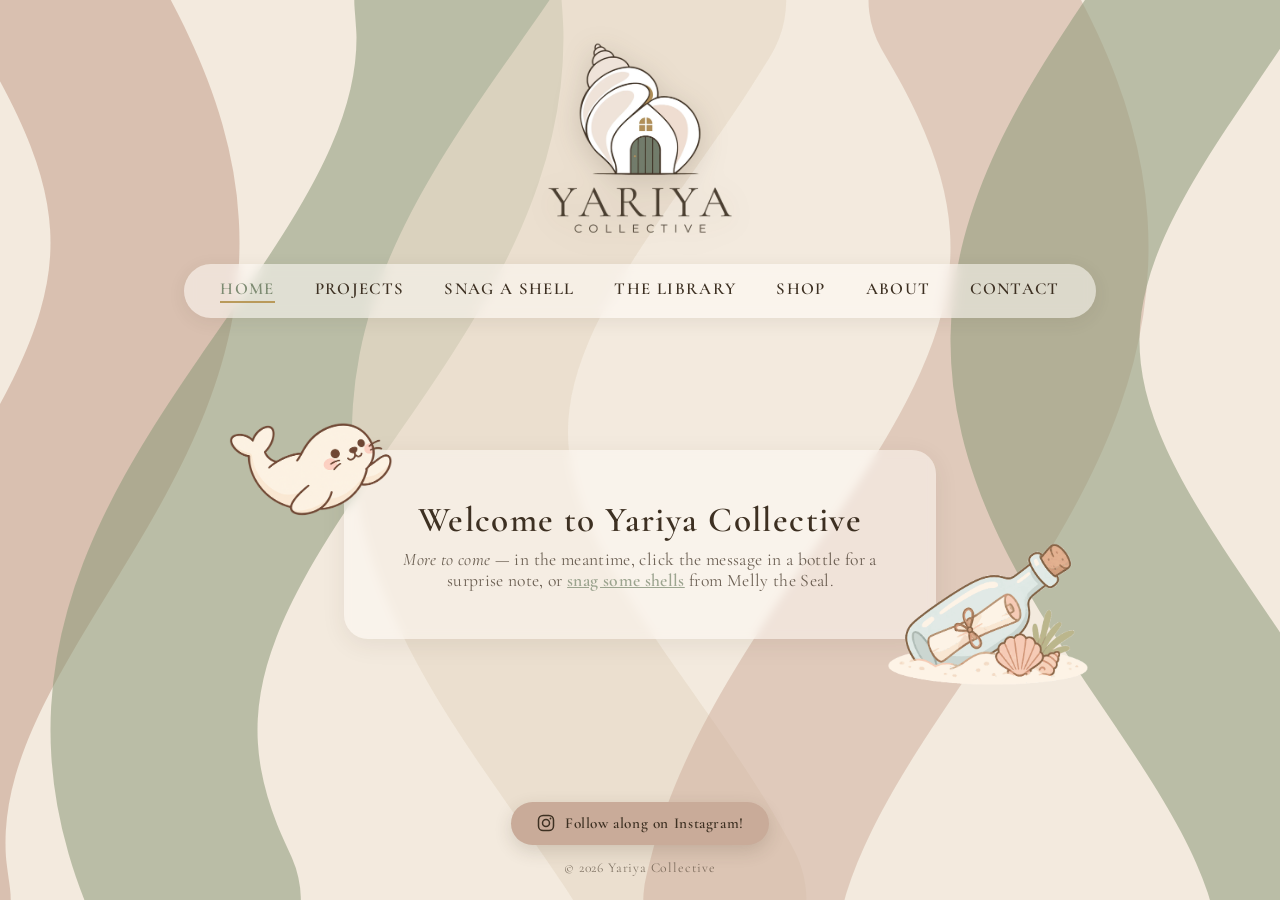
<file: index.html>
<!DOCTYPE html>
<html lang="en">
<head>
<meta charset="UTF-8">
<meta name="viewport" content="width=device-width, initial-scale=1.0">
<link rel="icon" href="favicon.ico" sizes="any">
<link rel="icon" type="image/png" href="assets/favicon.png">
<link rel="apple-touch-icon" href="assets/apple-touch-icon.png">
<meta name="apple-mobile-web-app-title" content="Yariya Collective">
<title>Yariya Collective</title>
<link rel="preconnect" href="https://fonts.googleapis.com">
<link href="https://fonts.googleapis.com/css2?family=Cormorant+Garamond:wght@400;500;600;700&display=swap" rel="stylesheet">
<link rel="stylesheet" href="styles.css?v=23">
</head>
<body>
<header class="site-header">
  <div class="logo-mark" role="img" aria-label="Yariya Collective logo"></div>
  <nav class="site-nav">
    <a href="index.html" class="active">Home</a>
    <a href="projects.html">Projects</a>
    <a href="snag-a-shell.html">Snag a Shell</a>
    <a href="library.html">The Library</a>
    <a href="https://yariyacollective.etsy.com" target="_blank" rel="noopener noreferrer">Shop</a>
    <a href="about.html">About</a>
    <a href="contact.html">Contact</a>
  </nav>
</header>

<main>
  <div class="hero-wrap">
    <div class="page-panel">
      <h1>Welcome to Yariya Collective</h1>
      <p class="welcome-note"><em>More to come</em> &mdash; in the meantime, click the message in a bottle for a surprise note, or <a href="snag-a-shell.html">snag some shells</a> from Melly the Seal.</p>
    </div>
    <img class="melly-mascot" src="assets/melly-waving.png" alt="Melly the seal waving hello">
    <button class="bottle-button" type="button" aria-label="Open the message in a bottle">
      <img src="assets/bottle.png" alt="A message in a bottle resting on the sand">
    </button>
  </div>

  <div class="bottle-backdrop" hidden></div>
  <div class="bottle-dialog" role="dialog" aria-modal="true" aria-labelledby="bottle-title" hidden>
    <div class="bottle-paper">
      <h2 class="bottle-title" id="bottle-title">A note washed ashore</h2>
      <p class="bottle-note"></p>
    </div>
    <div class="bottle-actions">
      <button class="bottle-again" type="button">Another note</button>
      <button class="bottle-close" type="button">Close</button>
    </div>
  </div>
</main>

<footer class="site-footer">
  <a class="instagram-button" href="https://www.instagram.com/yariyacollective?stkn=cGRjYWFhczl6Z2Fn&amp;utm_source=qr" target="_blank" rel="noopener noreferrer">
    <svg width="20" height="20" viewBox="0 0 24 24" fill="none" xmlns="http://www.w3.org/2000/svg">
      <rect x="3" y="3" width="18" height="18" rx="5.5" stroke="currentColor" stroke-width="1.8"/>
      <circle cx="12" cy="12" r="4.2" stroke="currentColor" stroke-width="1.8"/>
      <circle cx="17.4" cy="6.6" r="1.1" fill="currentColor"/>
    </svg>
    <span>Follow along on Instagram!</span>
  </a>
  <p>&copy; 2026 Yariya Collective</p>
</footer>
<script src="bottle.js?v=23"></script>
</body>
</html>
</file>
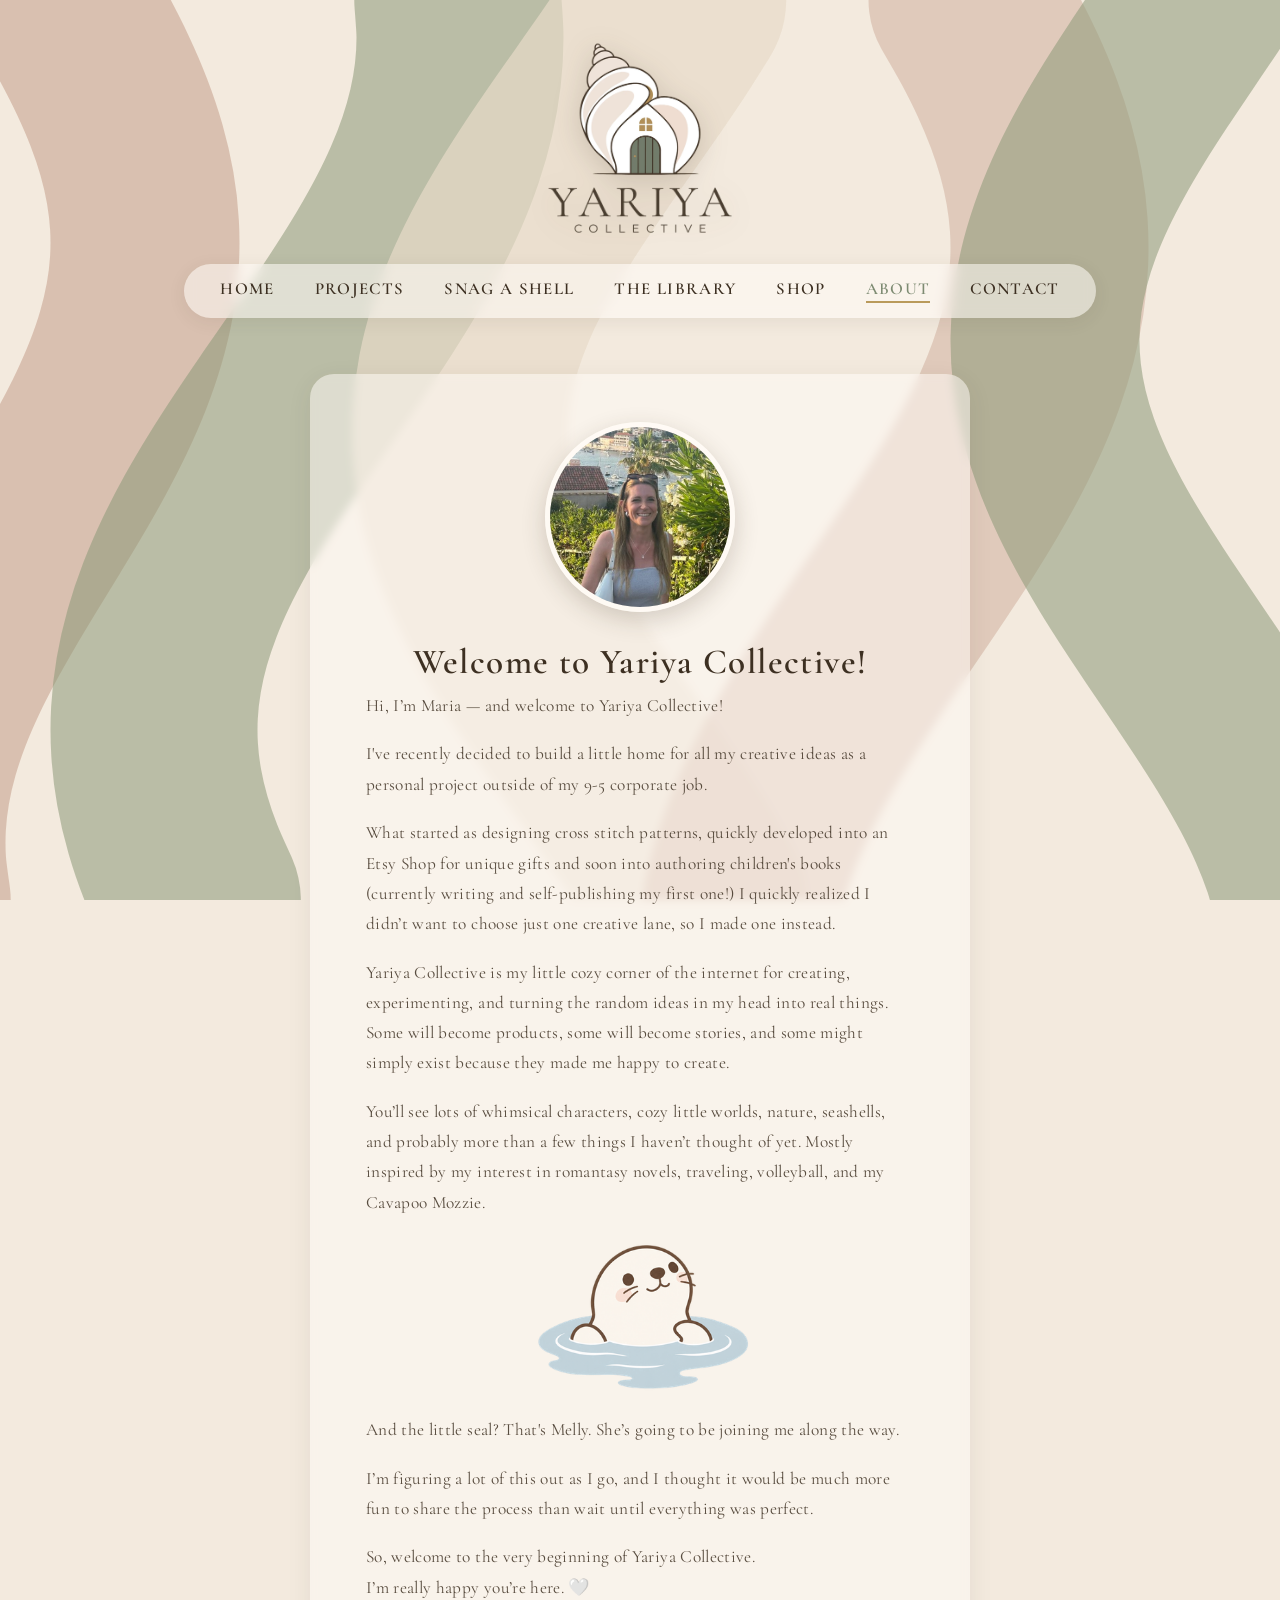
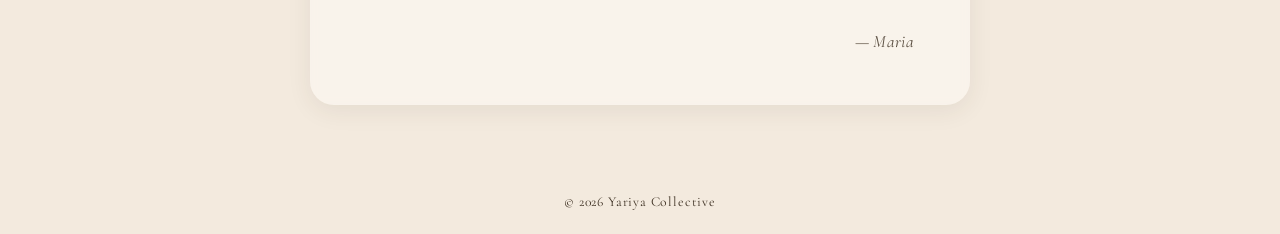
<file: about.html>
<!DOCTYPE html>
<html lang="en">
<head>
<meta charset="UTF-8">
<meta name="viewport" content="width=device-width, initial-scale=1.0">
<link rel="icon" href="favicon.ico" sizes="any">
<link rel="icon" type="image/png" href="assets/favicon.png">
<link rel="apple-touch-icon" href="assets/apple-touch-icon.png">
<meta name="apple-mobile-web-app-title" content="Yariya Collective">
<title>About &mdash; Yariya Collective</title>
<link rel="preconnect" href="https://fonts.googleapis.com">
<link href="https://fonts.googleapis.com/css2?family=Cormorant+Garamond:wght@400;500;600;700&display=swap" rel="stylesheet">
<link rel="stylesheet" href="styles.css?v=23">
</head>
<body>
<header class="site-header">
  <div class="logo-mark" role="img" aria-label="Yariya Collective logo"></div>
  <nav class="site-nav">
    <a href="index.html">Home</a>
    <a href="projects.html">Projects</a>
    <a href="snag-a-shell.html">Snag a Shell</a>
    <a href="library.html">The Library</a>
    <a href="https://yariyacollective.etsy.com" target="_blank" rel="noopener noreferrer">Shop</a>
    <a href="about.html" class="active">About</a>
    <a href="contact.html">Contact</a>
  </nav>
</header>

<main>
  <div class="page-panel about-panel">
    <img class="profile-photo" src="assets/maria.jpg" alt="Maria, founder of Yariya Collective">
    <h1>Welcome to Yariya Collective!</h1>
    <div class="bio">
      <p>Hi, I&rsquo;m Maria &mdash; and welcome to Yariya Collective!</p>
      <p>I've recently decided to build a little home for all my creative ideas as a personal project outside of my 9-5 corporate job.</p>
      <p>What started as designing cross stitch patterns, quickly developed into an Etsy Shop for unique gifts and soon into authoring children's books (currently writing and self-publishing my first one!) I quickly realized I didn&rsquo;t want to choose just one creative lane, so I made one instead.</p>
      <p>Yariya Collective is my little cozy corner of the internet for creating, experimenting, and turning the random ideas in my head into real things. Some will become products, some will become stories, and some might simply exist because they made me happy to create.</p>
      <p>You&rsquo;ll see lots of whimsical characters, cozy little worlds, nature, seashells, and probably more than a few things I haven&rsquo;t thought of yet. Mostly inspired by my interest in romantasy novels, traveling, volleyball, and my Cavapoo Mozzie.</p>
      <img class="melly-water" src="assets/melly-water.png" alt="Melly the seal bobbing in the water">
      <p>And the little seal? That's Melly. She&rsquo;s going to be joining me along the way.</p>
      <p>I&rsquo;m figuring a lot of this out as I go, and I thought it would be much more fun to share the process than wait until everything was perfect.</p>
      <p>So, welcome to the very beginning of Yariya Collective.<br>I&rsquo;m really happy you&rsquo;re here. &#129293;</p>
      <p class="signature">&mdash; Maria</p>
    </div>
  </div>
</main>

<footer class="site-footer">
  &copy; 2026 Yariya Collective
</footer>
</body>
</html>
</file>
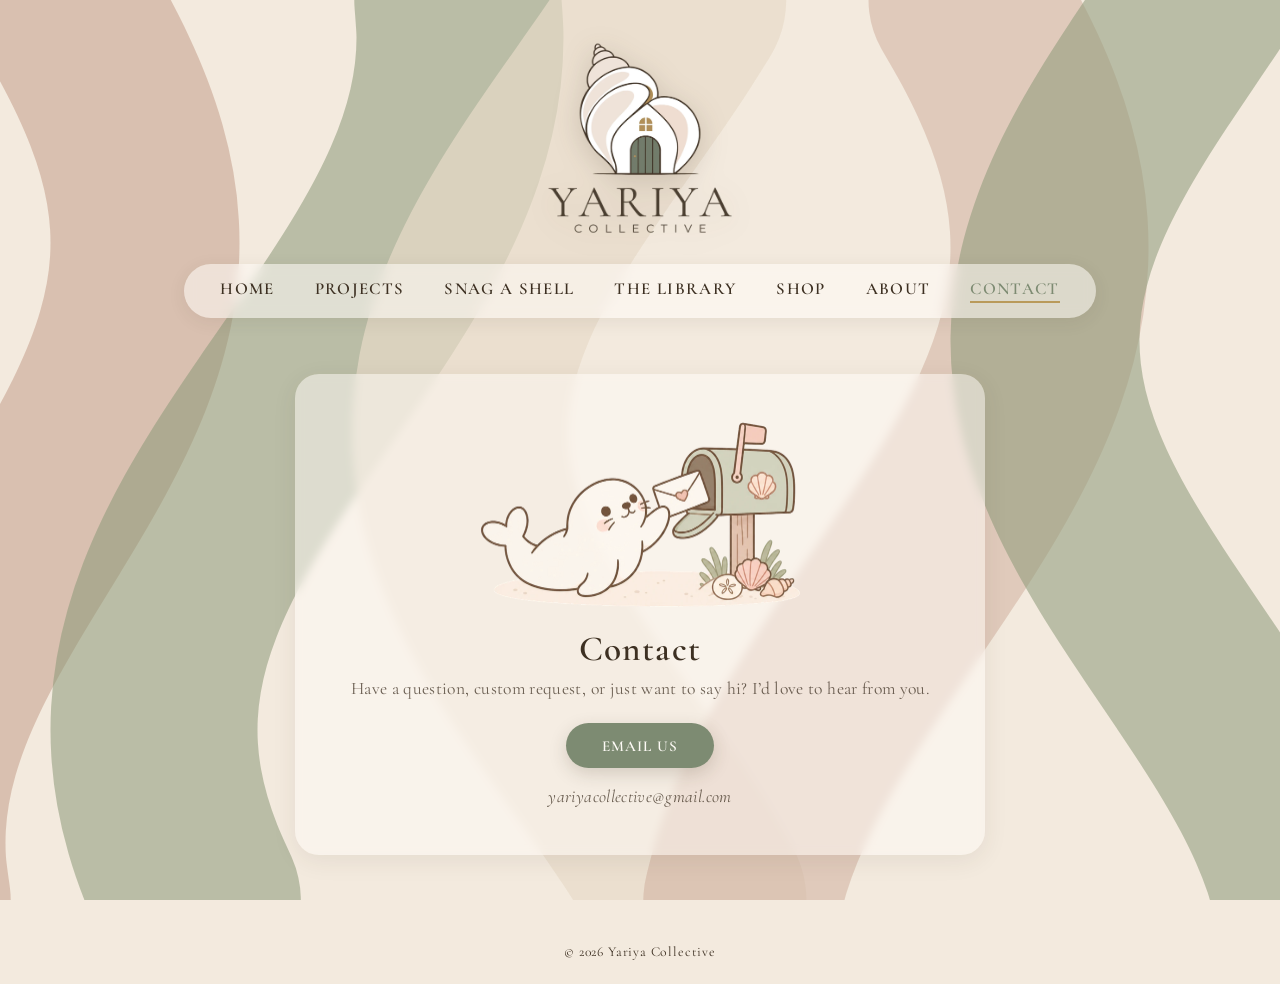
<file: contact.html>
<!DOCTYPE html>
<html lang="en">
<head>
<meta charset="UTF-8">
<meta name="viewport" content="width=device-width, initial-scale=1.0">
<link rel="icon" href="favicon.ico" sizes="any">
<link rel="icon" type="image/png" href="assets/favicon.png">
<link rel="apple-touch-icon" href="assets/apple-touch-icon.png">
<meta name="apple-mobile-web-app-title" content="Yariya Collective">
<title>Contact &mdash; Yariya Collective</title>
<link rel="preconnect" href="https://fonts.googleapis.com">
<link href="https://fonts.googleapis.com/css2?family=Cormorant+Garamond:wght@400;500;600;700&display=swap" rel="stylesheet">
<link rel="stylesheet" href="styles.css?v=23">
</head>
<body>
<header class="site-header">
  <div class="logo-mark" role="img" aria-label="Yariya Collective logo"></div>
  <nav class="site-nav">
    <a href="index.html">Home</a>
    <a href="projects.html">Projects</a>
    <a href="snag-a-shell.html">Snag a Shell</a>
    <a href="library.html">The Library</a>
    <a href="https://yariyacollective.etsy.com" target="_blank" rel="noopener noreferrer">Shop</a>
    <a href="about.html">About</a>
    <a href="contact.html" class="active">Contact</a>
  </nav>
</header>

<main>
  <div class="page-panel contact-panel">
    <img class="melly-mailbox" src="assets/melly-mailbox.png" alt="Melly the seal delivering a letter to a mailbox">
    <h1>Contact</h1>
    <p>Have a question, custom request, or just want to say hi? I&rsquo;d love to hear from you.</p>
    <a class="email-button" href="mailto:yariyacollective@gmail.com">Email Us</a>
    <p class="email-address">yariyacollective@gmail.com</p>
  </div>
</main>

<footer class="site-footer">
  &copy; 2026 Yariya Collective
</footer>
</body>
</html>
</file>
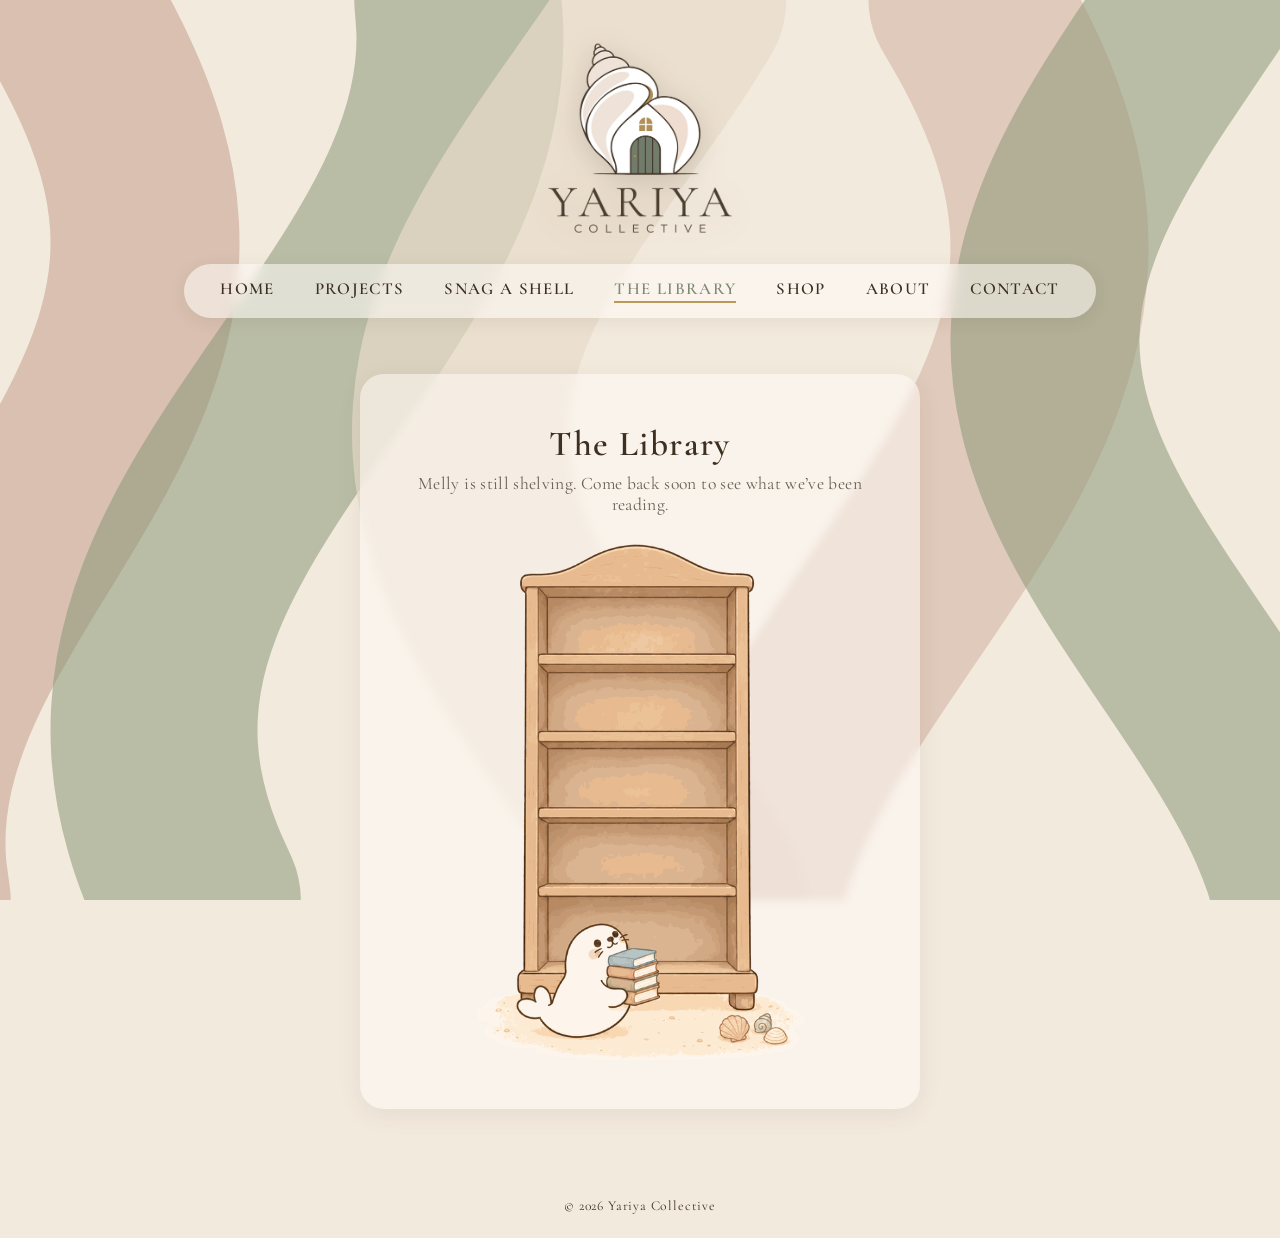
<file: library.html>
<!DOCTYPE html>
<html lang="en">
<head>
<meta charset="UTF-8">
<meta name="viewport" content="width=device-width, initial-scale=1.0">
<link rel="icon" href="favicon.ico" sizes="any">
<link rel="icon" type="image/png" href="assets/favicon.png">
<link rel="apple-touch-icon" href="assets/apple-touch-icon.png">
<meta name="apple-mobile-web-app-title" content="Yariya Collective">
<title>The Library &mdash; Yariya Collective</title>
<link rel="preconnect" href="https://fonts.googleapis.com">
<link href="https://fonts.googleapis.com/css2?family=Cormorant+Garamond:wght@400;500;600;700&display=swap" rel="stylesheet">
<link rel="stylesheet" href="styles.css?v=23">
</head>
<body>
<header class="site-header">
  <div class="logo-mark" role="img" aria-label="Yariya Collective logo"></div>
  <nav class="site-nav">
    <a href="index.html">Home</a>
    <a href="projects.html">Projects</a>
    <a href="snag-a-shell.html">Snag a Shell</a>
    <a href="library.html" class="active">The Library</a>
    <a href="https://yariyacollective.etsy.com" target="_blank" rel="noopener noreferrer">Shop</a>
    <a href="about.html">About</a>
    <a href="contact.html">Contact</a>
  </nav>
</header>

<main>
  <div class="page-panel library-panel">
    <h1>The Library</h1>
    <p>Melly is still shelving. Come back soon to see what we&rsquo;ve been reading.</p>
    <img class="library-shelf" src="assets/shelf.png" alt="Melly the seal beside a tall wooden bookshelf, holding a stack of books">
  </div>
</main>

<footer class="site-footer">
  &copy; 2026 Yariya Collective
</footer>
</body>
</html>
</file>
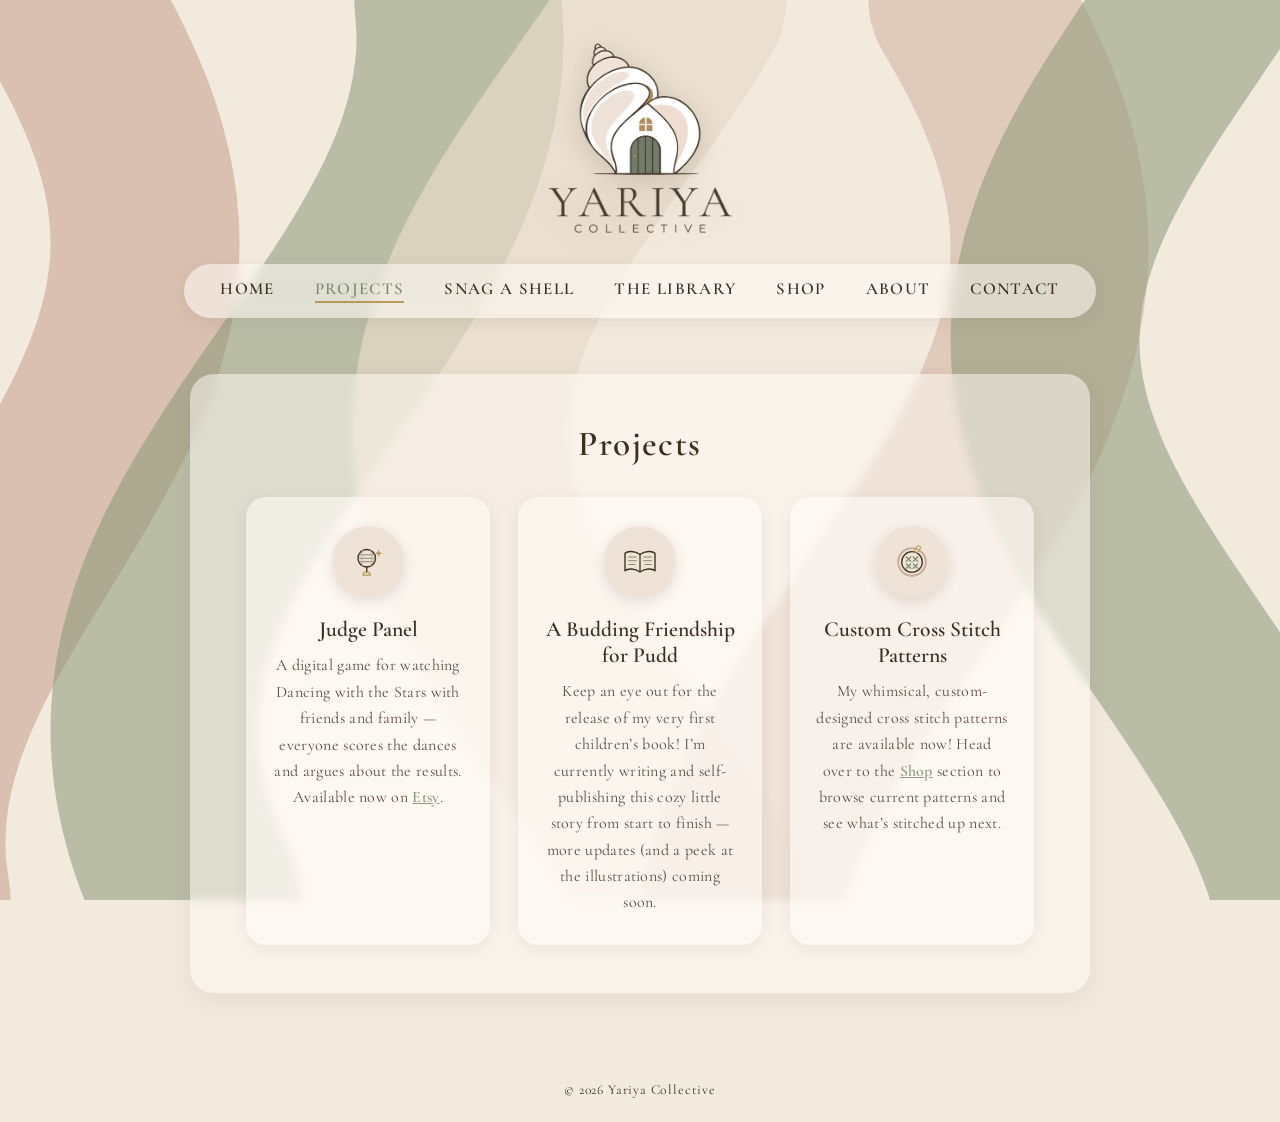
<file: projects.html>
<!DOCTYPE html>
<html lang="en">
<head>
<meta charset="UTF-8">
<meta name="viewport" content="width=device-width, initial-scale=1.0">
<link rel="icon" href="favicon.ico" sizes="any">
<link rel="icon" type="image/png" href="assets/favicon.png">
<link rel="apple-touch-icon" href="assets/apple-touch-icon.png">
<meta name="apple-mobile-web-app-title" content="Yariya Collective">
<title>Projects &mdash; Yariya Collective</title>
<link rel="preconnect" href="https://fonts.googleapis.com">
<link href="https://fonts.googleapis.com/css2?family=Cormorant+Garamond:wght@400;500;600;700&display=swap" rel="stylesheet">
<link rel="stylesheet" href="styles.css?v=23">
</head>
<body>
<header class="site-header">
  <div class="logo-mark" role="img" aria-label="Yariya Collective logo"></div>
  <nav class="site-nav">
    <a href="index.html">Home</a>
    <a href="projects.html" class="active">Projects</a>
    <a href="snag-a-shell.html">Snag a Shell</a>
    <a href="library.html">The Library</a>
    <a href="https://yariyacollective.etsy.com" target="_blank" rel="noopener noreferrer">Shop</a>
    <a href="about.html">About</a>
    <a href="contact.html">Contact</a>
  </nav>
</header>

<main>
  <div class="page-panel projects-panel">
    <h1>Projects</h1>
    <div class="project-grid">
      <div class="project-card">
        <div class="icon-badge">
          <svg width="40" height="40" viewBox="0 0 64 64" fill="none" xmlns="http://www.w3.org/2000/svg">
            <circle cx="30" cy="26" r="14" stroke="#3d3022" stroke-width="2.2"/>
            <g stroke="#7d8b72" stroke-width="1.5" stroke-linecap="round">
              <line x1="17.4" y1="20.5" x2="42.6" y2="20.5"/>
              <line x1="16.2" y1="26" x2="43.8" y2="26"/>
              <line x1="17.4" y1="31.5" x2="42.6" y2="31.5"/>
            </g>
            <g stroke="#c9ab99" stroke-width="1.5" stroke-linecap="round">
              <path d="M23.5 13.7C21.2 20 21.2 32 23.5 38.3"/>
              <path d="M36.5 13.7C38.8 20 38.8 32 36.5 38.3"/>
            </g>
            <line x1="30" y1="40" x2="30" y2="48" stroke="#3d3022" stroke-width="2.2" stroke-linecap="round"/>
            <path d="M24 53H36L34 48.5H26Z" stroke="#b99a5b" stroke-width="2" stroke-linejoin="round"/>
            <path d="M49 12L50.6 16.4L55 18L50.6 19.6L49 24L47.4 19.6L43 18L47.4 16.4Z" fill="#b99a5b"/>
          </svg>
        </div>
        <h2>Judge Panel</h2>
        <p>A digital game for watching Dancing with the Stars with friends and family &mdash; everyone scores the dances and argues about the results. Available now on <a href="https://www.etsy.com/listing/4582060919/judge-panel-digital-game" target="_blank" rel="noopener noreferrer">Etsy</a>.</p>
      </div>
      <div class="project-card">
        <div class="icon-badge">
          <svg width="40" height="40" viewBox="0 0 64 64" fill="none" xmlns="http://www.w3.org/2000/svg">
            <path d="M32 20C24 14 12 14 8 18V46C12 42 24 42 32 48C40 42 52 42 56 46V18C52 14 40 14 32 20Z" stroke="#3d3022" stroke-width="2.2" stroke-linejoin="round" stroke-linecap="round"/>
            <line x1="32" y1="20" x2="32" y2="48" stroke="#3d3022" stroke-width="2"/>
            <path d="M14 24H26M14 30H26M14 36H24" stroke="#7d8b72" stroke-width="1.6" stroke-linecap="round"/>
            <path d="M38 24H50M38 30H50M40 36H50" stroke="#7d8b72" stroke-width="1.6" stroke-linecap="round"/>
          </svg>
        </div>
        <h2>A Budding Friendship for Pudd</h2>
        <p>Keep an eye out for the release of my very first children&rsquo;s book! I&rsquo;m currently writing and self-publishing this cozy little story from start to finish &mdash; more updates (and a peek at the illustrations) coming soon.</p>
      </div>
      <div class="project-card">
        <div class="icon-badge">
          <svg width="40" height="40" viewBox="0 0 64 64" fill="none" xmlns="http://www.w3.org/2000/svg">
            <circle cx="32" cy="32" r="22" stroke="#c9ab99" stroke-width="3"/>
            <circle cx="32" cy="32" r="16.5" stroke="#3d3022" stroke-width="2"/>
            <rect x="38" y="6" width="6" height="11" rx="1.5" stroke="#b99a5b" stroke-width="1.6" transform="rotate(35 41 11.5)"/>
            <g stroke="#7d8b72" stroke-width="2.2" stroke-linecap="round">
              <line x1="23" y1="24" x2="30" y2="31"/>
              <line x1="30" y1="24" x2="23" y2="31"/>
              <line x1="34" y1="24" x2="41" y2="31"/>
              <line x1="41" y1="24" x2="34" y2="31"/>
              <line x1="23" y1="35" x2="30" y2="42"/>
              <line x1="30" y1="35" x2="23" y2="42"/>
              <line x1="34" y1="35" x2="41" y2="42"/>
              <line x1="41" y1="35" x2="34" y2="42"/>
            </g>
          </svg>
        </div>
        <h2>Custom Cross Stitch Patterns</h2>
        <p>My whimsical, custom-designed cross stitch patterns are available now! Head over to the <a href="https://yariyacollective.etsy.com" target="_blank" rel="noopener noreferrer">Shop</a> section to browse current patterns and see what&rsquo;s stitched up next.</p>
      </div>
    </div>
  </div>
</main>

<footer class="site-footer">
  &copy; 2026 Yariya Collective
</footer>
</body>
</html>
</file>
<file: styles.css>
:root {
  --cream: #f3eade;
  --shell: #efe3d7;
  --sage: #7d8b72;
  --sage-light: #9aa688;
  --rose: #c9ab99;
  --rose-light: #d9c3b6;
  --brown: #3d3022;
  --gold: #b99a5b;
}

* {
  margin: 0;
  padding: 0;
  box-sizing: border-box;
}

/* An author display rule otherwise beats the UA style for [hidden]. */
[hidden] {
  display: none !important;
}

html, body {
  height: 100%;
}

body {
  font-family: 'Cormorant Garamond', 'Georgia', serif;
  color: var(--brown);
  background-color: var(--cream);
  background-image: url('assets/waves-bg.svg');
  background-size: cover;
  background-position: center;
  background-repeat: no-repeat;
  background-attachment: fixed;
  min-height: 100vh;
  display: flex;
  flex-direction: column;
}

.site-header {
  display: flex;
  flex-direction: column;
  align-items: center;
  padding: 2.5rem 1.5rem 1.5rem;
}

.logo-mark {
  width: 190px;
  height: 196px;
  background-image: url('[data-uri]');
  background-size: contain;
  background-repeat: no-repeat;
  background-position: center;
  filter: drop-shadow(0 6px 14px rgba(61, 48, 34, 0.18));
}

.site-nav {
  margin-top: 1.75rem;
  display: flex;
  flex-wrap: wrap;
  justify-content: center;
  gap: 2.5rem;
  background: rgba(255, 252, 247, 0.55);
  backdrop-filter: blur(6px);
  padding: 0.9rem 2.25rem;
  border-radius: 999px;
  box-shadow: 0 4px 18px rgba(61, 48, 34, 0.08);
}

.site-nav a {
  text-decoration: none;
  color: var(--brown);
  font-size: 1.05rem;
  letter-spacing: 0.08em;
  text-transform: uppercase;
  font-weight: 600;
  position: relative;
  padding-bottom: 4px;
  transition: color 0.2s ease;
}

.site-nav a::after {
  content: '';
  position: absolute;
  left: 0;
  right: 100%;
  bottom: 0;
  height: 2px;
  background: var(--sage);
  transition: right 0.25s ease;
}

.site-nav a:hover {
  color: var(--sage);
}

.site-nav a:hover::after {
  right: 0;
}

.site-nav a.active {
  color: var(--sage);
}

.site-nav a.active::after {
  right: 0;
  background: var(--gold);
}

main {
  flex: 1;
  display: flex;
  align-items: center;
  justify-content: center;
  text-align: center;
  padding: 2rem 1.5rem 4rem;
}

.page-panel {
  background: rgba(255, 252, 247, 0.5);
  backdrop-filter: blur(4px);
  border-radius: 24px;
  padding: 3rem 3.5rem;
  box-shadow: 0 6px 24px rgba(61, 48, 34, 0.08);
}

.page-panel h1 {
  font-family: 'Cormorant Garamond', serif;
  font-weight: 600;
  font-size: 2.2rem;
  letter-spacing: 0.04em;
  color: var(--brown);
  margin-bottom: 0.5rem;
}

.page-panel p {
  color: var(--brown);
  opacity: 0.75;
  font-size: 1.1rem;
  letter-spacing: 0.02em;
}

.about-panel {
  max-width: 660px;
  text-align: left;
}

.profile-photo {
  display: block;
  width: 190px;
  height: 190px;
  border-radius: 50%;
  object-fit: cover;
  margin: 0 auto 1.75rem;
  border: 5px solid rgba(255, 252, 247, 0.9);
  box-shadow: 0 8px 24px rgba(61, 48, 34, 0.2);
}

.about-panel h1 {
  text-align: center;
}

.about-panel .bio p {
  opacity: 0.85;
  line-height: 1.75;
  font-size: 1.08rem;
  margin-bottom: 1.15rem;
}

.about-panel .bio p:last-of-type {
  margin-bottom: 0;
}

.about-panel .signature {
  margin-top: 1.5rem;
  font-style: italic;
  text-align: right;
}

.melly-water {
  display: block;
  width: 100%;
  max-width: 220px;
  height: auto;
  margin: 0.5rem auto 1.5rem;
  transform-origin: 50% 73%;
  animation: melly-water-bob 3.6s ease-in-out infinite;
}

@keyframes melly-water-bob {
  0%, 100% { transform: translateY(2.3%) scaleX(1); }
  25% { transform: translateY(-2.5%) scaleX(0.992); }
  50% { transform: translateY(1.4%) scaleX(1.012); }
  75% { transform: translateY(-1.8%) scaleX(0.996); }
}

@media (prefers-reduced-motion: reduce) {
  .melly-water {
    animation: none;
  }
}

.hero-wrap {
  position: relative;
  display: inline-block;
}

.melly-mascot {
  position: absolute;
  top: -50px;
  left: -130px;
  width: 190px;
  height: auto;
  transform-origin: 53% 58%;
  animation: melly-in 0.9s cubic-bezier(0.34, 1.56, 0.64, 1) both,
             melly-bob-wave 3.8s ease-in-out 0.9s infinite;
}

@keyframes melly-in {
  0% { opacity: 0; transform: translateY(40px) scale(0.85); }
  100% { opacity: 1; transform: translateY(0) scale(1); }
}

@keyframes melly-bob-wave {
  0%, 100% { transform: translateY(3%) rotate(-2deg); }
  25% { transform: translateY(-3%) rotate(1.5deg); }
  48% { transform: translateY(-1.5%) rotate(-2.5deg); }
  62% { transform: translateY(-3%) rotate(2deg); }
  78% { transform: translateY(-1.5%) rotate(-1deg); }
}

@media (prefers-reduced-motion: reduce) {
  .melly-mascot {
    animation: none;
  }
}

@media (max-width: 760px) {
  .melly-mascot {
    width: 120px;
    left: -15px;
    top: -30px;
  }
}

.projects-panel {
  max-width: 900px;
}

.projects-panel h1 {
  text-align: center;
}

.project-grid {
  display: grid;
  grid-template-columns: repeat(auto-fit, minmax(210px, 1fr));
  gap: 1.75rem;
  margin-top: 2rem;
}

.project-card {
  background: rgba(255, 252, 247, 0.55);
  border-radius: 20px;
  padding: 1.85rem 1.6rem;
  box-shadow: 0 4px 16px rgba(61, 48, 34, 0.08);
}

.icon-badge {
  width: 72px;
  height: 72px;
  border-radius: 50%;
  background: var(--shell);
  display: flex;
  align-items: center;
  justify-content: center;
  margin: 0 auto 1.1rem;
  box-shadow: 0 4px 14px rgba(61, 48, 34, 0.14);
}

.icon-badge svg {
  width: 40px;
  height: 40px;
}

.project-card h2 {
  font-family: 'Cormorant Garamond', serif;
  font-weight: 600;
  font-size: 1.35rem;
  color: var(--brown);
  margin-bottom: 0.65rem;
}

.project-card p {
  opacity: 0.85;
  line-height: 1.65;
  font-size: 1rem;
}

.project-card p a {
  color: var(--sage);
  font-weight: 600;
}

@media (max-width: 700px) {
  .project-grid {
    grid-template-columns: 1fr;
  }
}

.shell-panel {
  max-width: 600px;
}

.library-panel {
  max-width: 560px;
}

.library-shelf {
  display: block;
  width: 100%;
  max-width: 330px;
  height: auto;
  margin: 1.75rem auto 0;
}

.melly-button {
  display: block;
  margin: 1.75rem auto 0;
  padding: 0;
  border: none;
  background: none;
  cursor: pointer;
  border-radius: 20px;
  transition: transform 0.2s ease;
}

.melly-button:hover {
  transform: translateY(-4px) scale(1.02);
}

.melly-button:active {
  transform: translateY(-1px) scale(0.99);
}

.melly-button:focus-visible {
  outline: 2px solid var(--gold);
  outline-offset: 6px;
}

.melly-shells {
  display: block;
  width: 100%;
  max-width: 440px;
  height: auto;
}

.shell-stack {
  display: flex;
  flex-direction: column;
  align-items: center;
  gap: 1.75rem;
  width: 100%;
}

.bag-panel {
  width: 100%;
  max-width: 600px;
}

.bag-heading {
  font-family: 'Cormorant Garamond', serif;
  font-weight: 600;
  font-size: 1.5rem;
  color: var(--brown);
  margin-bottom: 0.25rem;
}

.bag-progress {
  color: var(--brown);
  opacity: 0.65;
  font-size: 0.95rem;
  letter-spacing: 0.04em;
  margin-bottom: 1.5rem;
}

.bag-grid {
  display: grid;
  grid-template-columns: repeat(3, 1fr);
  gap: 0.9rem;
}

.bag-slot {
  background: rgba(255, 252, 247, 0.55);
  border-radius: 16px;
  padding: 0.85rem 0.5rem 0.7rem;
  box-shadow: 0 3px 12px rgba(61, 48, 34, 0.07);
}

.bag-slot img {
  display: block;
  width: 68px;
  height: 68px;
  object-fit: contain;
  margin: 0 auto 0.5rem;
}

.bag-label {
  font-size: 0.78rem;
  letter-spacing: 0.03em;
  color: var(--brown);
  opacity: 0.8;
  line-height: 1.3;
}

.bag-slot.locked {
  background: rgba(255, 252, 247, 0.28);
  box-shadow: none;
}

.bag-slot.locked img {
  filter: brightness(0);
  opacity: 0.15;
}

.bag-slot.locked .bag-label {
  opacity: 0.45;
}

.bag-complete {
  margin-top: 1.4rem;
  font-style: italic;
  color: var(--brown);
  opacity: 0.8;
}

.bag-reset {
  display: inline-block;
  margin-top: 1.4rem;
  font-size: 0.8rem;
  letter-spacing: 0.05em;
  color: var(--brown);
  opacity: 0.5;
  text-decoration: underline;
}

.bag-reset:hover {
  opacity: 0.8;
}

.welcome-note {
  max-width: 30rem;
  margin: 0 auto;
}

.welcome-note a {
  color: var(--sage);
  font-weight: 600;
}

.bottle-button {
  position: absolute;
  bottom: -46px;
  right: -152px;
  width: 200px;
  padding: 0;
  border: none;
  background: none;
  cursor: pointer;
  border-radius: 18px;
  transition: transform 0.2s ease;
}

.bottle-button img {
  display: block;
  width: 100%;
  height: auto;
}

.bottle-button:hover {
  transform: translateY(-4px) rotate(-2deg);
}

.bottle-button:active {
  transform: translateY(-1px) rotate(-1deg);
}

.bottle-button:focus-visible {
  outline: 2px solid var(--gold);
  outline-offset: 6px;
}

.bottle-backdrop {
  position: fixed;
  inset: 0;
  /* darker than the shell backdrop because the bottle's buttons sit on it */
  background: rgba(61, 48, 34, 0.5);
  backdrop-filter: blur(2px);
  z-index: 10;
}

.bottle-dialog {
  position: fixed;
  top: 50%;
  left: 50%;
  transform: translate(-50%, -50%);
  z-index: 11;
  width: calc(100% - 2rem);
  max-width: 520px;
  text-align: center;
  animation: bottle-unfurl 0.34s cubic-bezier(0.34, 1.56, 0.64, 1);
}

.bottle-paper {
  width: 100%;
  aspect-ratio: 900 / 504;
  background-image: url('assets/scroll.png');
  background-size: 100% 100%;
  background-repeat: no-repeat;
  display: flex;
  flex-direction: column;
  align-items: center;
  justify-content: center;
  /* keeps text clear of the curled ends and the wavy top and bottom */
  padding: 14% 17%;
  filter: drop-shadow(0 16px 32px rgba(61, 48, 34, 0.3));
}

@keyframes bottle-unfurl {
  0% { opacity: 0; transform: translate(-50%, -50%) scale(0.88) rotate(-1.5deg); }
  100% { opacity: 1; transform: translate(-50%, -50%) scale(1) rotate(0); }
}

.bottle-title {
  font-family: 'Cormorant Garamond', serif;
  font-weight: 600;
  font-size: 0.82rem;
  letter-spacing: 0.14em;
  text-transform: uppercase;
  color: var(--brown);
  opacity: 0.45;
  margin-bottom: 0.6rem;
}

.bottle-note {
  font-family: 'Cormorant Garamond', serif;
  font-style: italic;
  font-size: 1.22rem;
  line-height: 1.45;
  color: var(--brown);
}

.bottle-actions {
  display: flex;
  flex-direction: column;
  align-items: center;
  gap: 0.7rem;
  margin-top: 1.25rem;
}

.bottle-again {
  font-family: inherit;
  font-size: 0.9rem;
  font-weight: 600;
  letter-spacing: 0.06em;
  text-transform: uppercase;
  color: #fdfaf5;
  background: var(--sage);
  border: none;
  border-radius: 999px;
  padding: 0.72rem 1.9rem;
  cursor: pointer;
  transition: background 0.2s ease;
}

.bottle-again:hover {
  background: #6b785f;
}

.bottle-close {
  font-family: inherit;
  font-size: 0.82rem;
  letter-spacing: 0.05em;
  color: #fdf7ea;
  opacity: 0.75;
  background: none;
  border: none;
  cursor: pointer;
  text-decoration: underline;
}

.bottle-close:hover {
  opacity: 1;
}

@media (max-width: 760px) {
  .bottle-button {
    width: 128px;
    right: -14px;
    bottom: -34px;
  }
}

@media (prefers-reduced-motion: reduce) {
  .bottle-button,
  .bottle-dialog {
    transition: none;
    animation: none;
  }
}

.shell-backdrop {
  position: fixed;
  inset: 0;
  background: rgba(61, 48, 34, 0.35);
  backdrop-filter: blur(2px);
  z-index: 10;
}

.shell-dialog {
  position: fixed;
  top: 50%;
  left: 50%;
  transform: translate(-50%, -50%);
  z-index: 11;
  width: calc(100% - 3rem);
  max-width: 340px;
  text-align: center;
  background: #fdf8f1;
  border-radius: 26px;
  padding: 2rem 1.75rem 1.75rem;
  box-shadow: 0 18px 44px rgba(61, 48, 34, 0.26);
  animation: shell-pop 0.32s cubic-bezier(0.34, 1.56, 0.64, 1);
}

@keyframes shell-pop {
  0% { opacity: 0; transform: translate(-50%, -50%) scale(0.86); }
  100% { opacity: 1; transform: translate(-50%, -50%) scale(1); }
}

.shell-prize-img {
  display: block;
  width: 150px;
  height: 150px;
  object-fit: contain;
  margin: 0 auto 1rem;
}

.shell-prize-title {
  font-family: 'Cormorant Garamond', serif;
  font-weight: 600;
  font-size: 1.6rem;
  color: var(--brown);
  margin-bottom: 0.4rem;
}

.shell-prize-note {
  color: var(--brown);
  opacity: 0.75;
  font-size: 1.02rem;
  line-height: 1.5;
  margin-bottom: 1.5rem;
}

.shell-dialog-close {
  font-family: inherit;
  font-size: 0.92rem;
  font-weight: 600;
  letter-spacing: 0.06em;
  text-transform: uppercase;
  color: #fdfaf5;
  background: var(--sage);
  border: none;
  border-radius: 999px;
  padding: 0.75rem 2rem;
  cursor: pointer;
  transition: background 0.2s ease;
}

.shell-dialog-close:hover {
  background: #6b785f;
}

@media (prefers-reduced-motion: reduce) {
  .melly-button,
  .shell-dialog {
    transition: none;
    animation: none;
  }
}

.contact-panel p {
  margin-bottom: 1.5rem;
}

.melly-mailbox {
  display: block;
  width: 100%;
  max-width: 320px;
  height: auto;
  margin: 0 auto 1.25rem;
}

.email-button {
  display: inline-block;
  background: var(--sage);
  color: #fdfaf5;
  text-decoration: none;
  font-weight: 600;
  letter-spacing: 0.06em;
  text-transform: uppercase;
  font-size: 0.95rem;
  padding: 0.85rem 2.25rem;
  border-radius: 999px;
  box-shadow: 0 6px 18px rgba(61, 48, 34, 0.18);
  transition: background 0.2s ease, transform 0.2s ease;
}

.email-button:hover {
  background: #6b785f;
  transform: translateY(-2px);
}

.email-address {
  margin-top: 1.1rem;
  margin-bottom: 0 !important;
  font-style: italic;
  opacity: 0.7;
}

.site-footer {
  text-align: center;
  padding: 1.5rem;
  font-size: 0.85rem;
  letter-spacing: 0.06em;
  color: var(--brown);
}

.site-footer p {
  margin: 0;
  opacity: 0.6;
}

.instagram-button {
  display: inline-flex;
  align-items: center;
  gap: 0.55rem;
  margin-bottom: 0.9rem;
  background: var(--rose);
  color: var(--brown);
  font-weight: 600;
  text-decoration: none;
  letter-spacing: 0.04em;
  font-size: 0.95rem;
  padding: 0.7rem 1.6rem;
  border-radius: 999px;
  box-shadow: 0 6px 18px rgba(61, 48, 34, 0.16);
  transition: background 0.2s ease, transform 0.2s ease;
}

.instagram-button:hover {
  background: var(--rose-light);
  transform: translateY(-2px);
}

@media (max-width: 560px) {
  .site-nav {
    gap: 1.25rem;
    padding: 0.85rem 1.5rem;
  }
  .site-nav a {
    font-size: 0.9rem;
  }
  .logo-mark {
    width: 140px;
    height: 145px;
  }
  .page-panel {
    padding: 2.25rem 1.75rem;
  }
  .profile-photo {
    width: 140px;
    height: 140px;
  }
  .about-panel .bio p {
    font-size: 1rem;
  }
}
</file>
